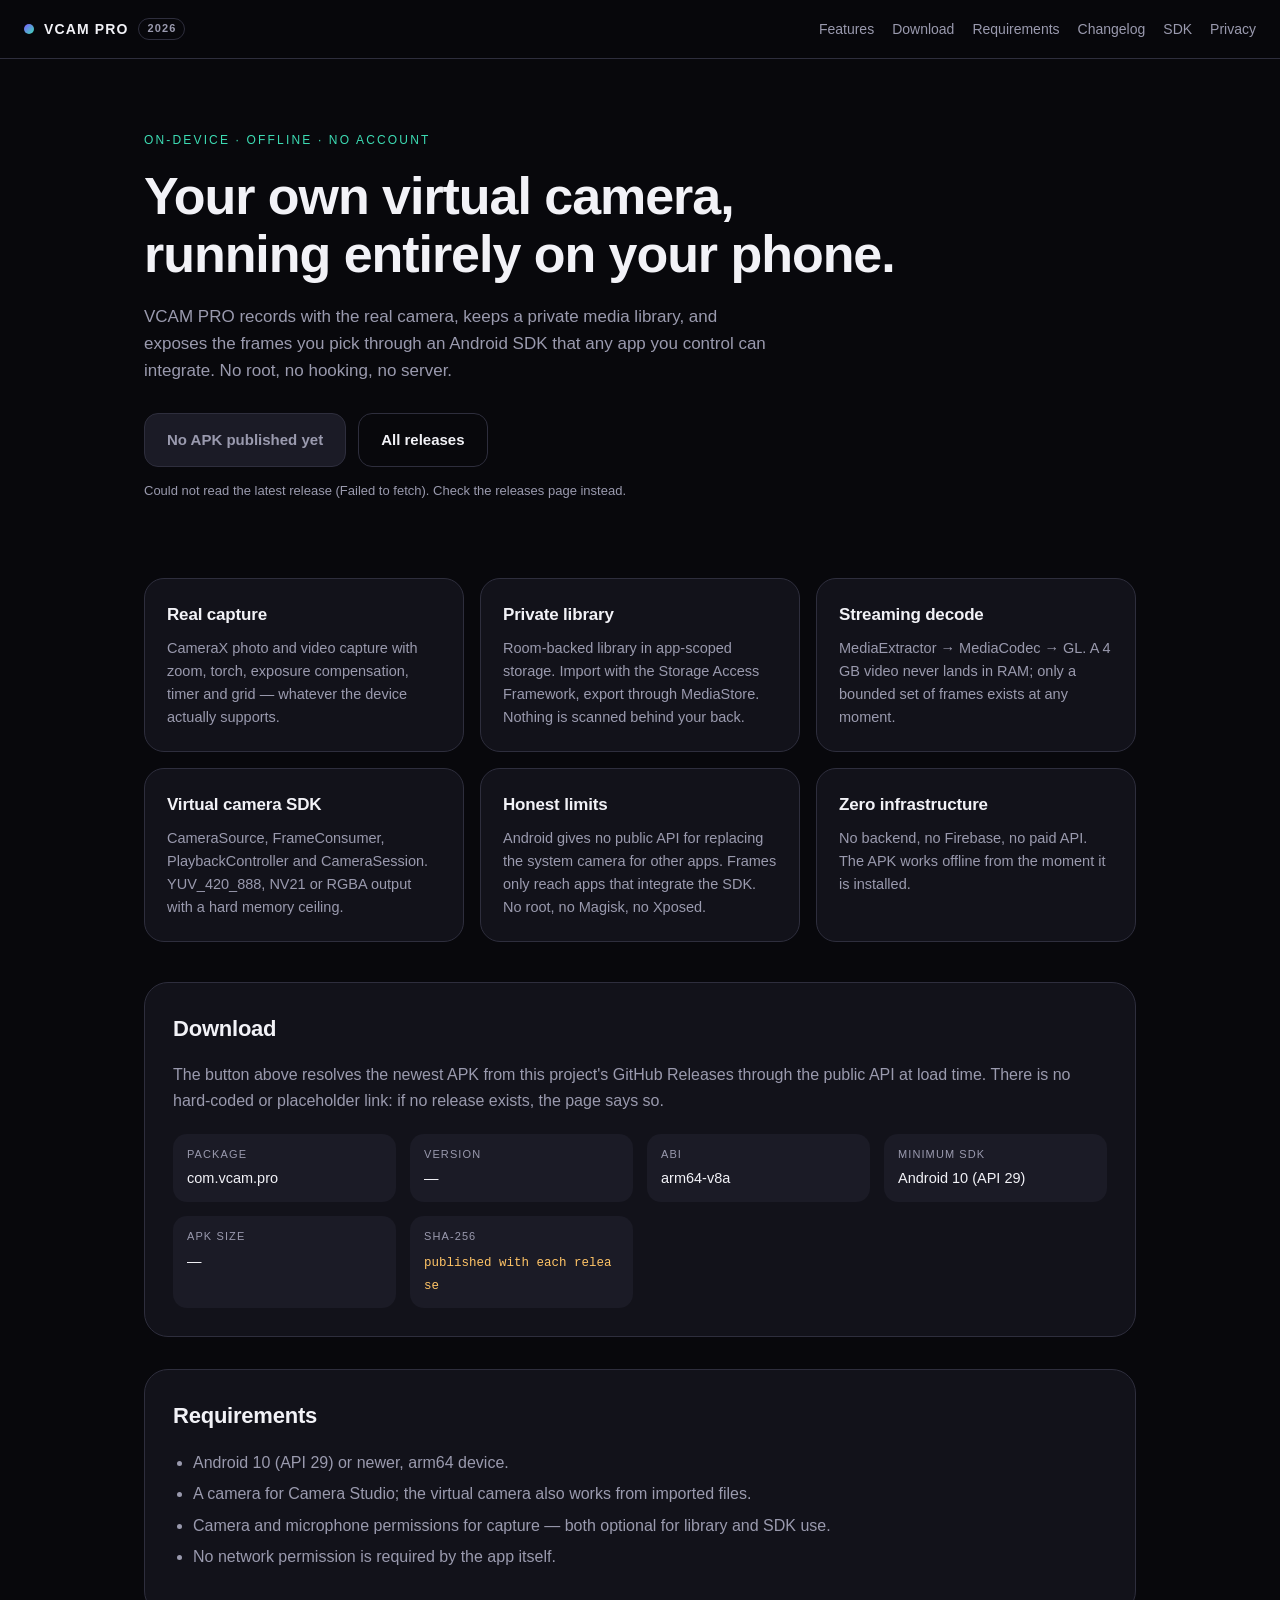
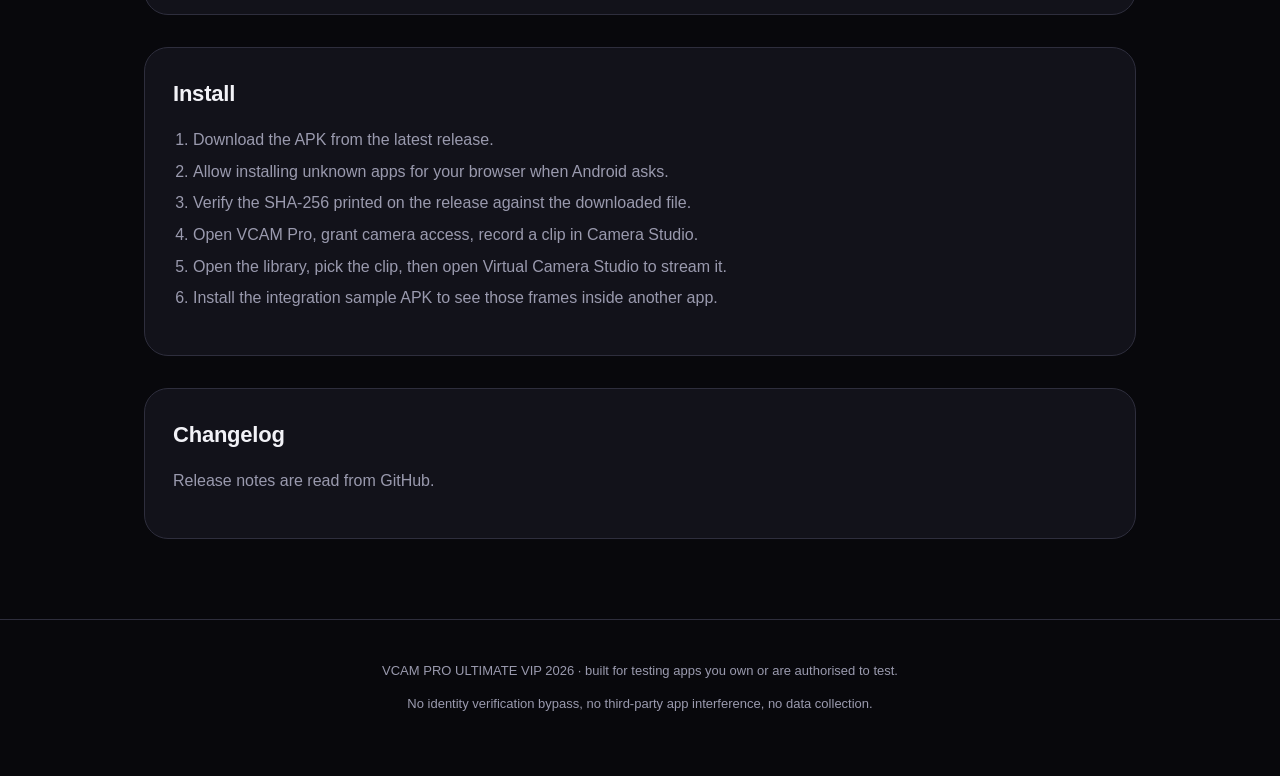
<file: website/index.html>
<!DOCTYPE html>
<html lang="en">
<head>
    <meta charset="utf-8" />
    <meta name="viewport" content="width=device-width, initial-scale=1" />
    <title>VCAM PRO ULTIMATE VIP 2026</title>
    <meta name="description" content="On-device virtual camera SDK and studio for Android. Capture, import, and feed real frames to apps that integrate the SDK." />
    <link rel="stylesheet" href="styles.css" />
</head>
<body>
<header class="nav">
    <a class="brand" href="#top">
        <span class="dot"></span> VCAM PRO <span class="tag">2026</span>
    </a>
    <nav>
        <a href="#features">Features</a>
        <a href="#download">Download</a>
        <a href="#requirements">Requirements</a>
        <a href="#changelog">Changelog</a>
        <a href="sdk.html">SDK</a>
        <a href="privacy.html">Privacy</a>
    </nav>
</header>

<main id="top">
    <section class="hero">
        <p class="eyebrow">On-device · Offline · No account</p>
        <h1>Your own virtual camera,<br />running entirely on your phone.</h1>
        <p class="lead">
            VCAM PRO records with the real camera, keeps a private media library, and exposes the
            frames you pick through an Android SDK that any app you control can integrate.
            No root, no hooking, no server.
        </p>
        <div class="cta">
            <a id="download-btn" class="btn primary disabled" href="#download" aria-disabled="true">
                Loading release…
            </a>
            <a class="btn ghost" href="https://github.com/OWNER/REPO/releases" id="releases-link">All releases</a>
        </div>
        <p class="meta" id="release-meta">Checking the latest GitHub release…</p>
    </section>

    <section id="features" class="grid">
        <article class="card">
            <h3>Real capture</h3>
            <p>CameraX photo and video capture with zoom, torch, exposure compensation, timer and grid — whatever the device actually supports.</p>
        </article>
        <article class="card">
            <h3>Private library</h3>
            <p>Room-backed library in app-scoped storage. Import with the Storage Access Framework, export through MediaStore. Nothing is scanned behind your back.</p>
        </article>
        <article class="card">
            <h3>Streaming decode</h3>
            <p>MediaExtractor → MediaCodec → GL. A 4 GB video never lands in RAM; only a bounded set of frames exists at any moment.</p>
        </article>
        <article class="card">
            <h3>Virtual camera SDK</h3>
            <p>CameraSource, FrameConsumer, PlaybackController and CameraSession. YUV_420_888, NV21 or RGBA output with a hard memory ceiling.</p>
        </article>
        <article class="card">
            <h3>Honest limits</h3>
            <p>Android gives no public API for replacing the system camera for other apps. Frames only reach apps that integrate the SDK. No root, no Magisk, no Xposed.</p>
        </article>
        <article class="card">
            <h3>Zero infrastructure</h3>
            <p>No backend, no Firebase, no paid API. The APK works offline from the moment it is installed.</p>
        </article>
    </section>

    <section id="download" class="panel">
        <h2>Download</h2>
        <p>
            The button above resolves the newest APK from this project's GitHub Releases through the
            public API at load time. There is no hard-coded or placeholder link: if no release exists,
            the page says so.
        </p>
        <dl class="facts">
            <div><dt>Package</dt><dd>com.vcam.pro</dd></div>
            <div><dt>Version</dt><dd id="fact-version">—</dd></div>
            <div><dt>ABI</dt><dd>arm64-v8a</dd></div>
            <div><dt>Minimum SDK</dt><dd>Android 10 (API 29)</dd></div>
            <div><dt>APK size</dt><dd id="fact-size">—</dd></div>
            <div><dt>SHA-256</dt><dd><code id="fact-sha">published with each release</code></dd></div>
        </dl>
    </section>

    <section id="requirements" class="panel">
        <h2>Requirements</h2>
        <ul class="list">
            <li>Android 10 (API 29) or newer, arm64 device.</li>
            <li>A camera for Camera Studio; the virtual camera also works from imported files.</li>
            <li>Camera and microphone permissions for capture — both optional for library and SDK use.</li>
            <li>No network permission is required by the app itself.</li>
        </ul>
    </section>

    <section id="install" class="panel">
        <h2>Install</h2>
        <ol class="list">
            <li>Download the APK from the latest release.</li>
            <li>Allow installing unknown apps for your browser when Android asks.</li>
            <li>Verify the SHA-256 printed on the release against the downloaded file.</li>
            <li>Open VCAM Pro, grant camera access, record a clip in Camera Studio.</li>
            <li>Open the library, pick the clip, then open Virtual Camera Studio to stream it.</li>
            <li>Install the integration sample APK to see those frames inside another app.</li>
        </ol>
    </section>

    <section id="changelog" class="panel">
        <h2>Changelog</h2>
        <div id="changelog-body">
            <p class="muted">Release notes are read from GitHub.</p>
        </div>
    </section>
</main>

<footer>
    <p>VCAM PRO ULTIMATE VIP 2026 · built for testing apps you own or are authorised to test.</p>
    <p class="muted">No identity verification bypass, no third-party app interference, no data collection.</p>
</footer>

<script src="config.js"></script>
<script src="app.js"></script>
</body>
</html>
</file>
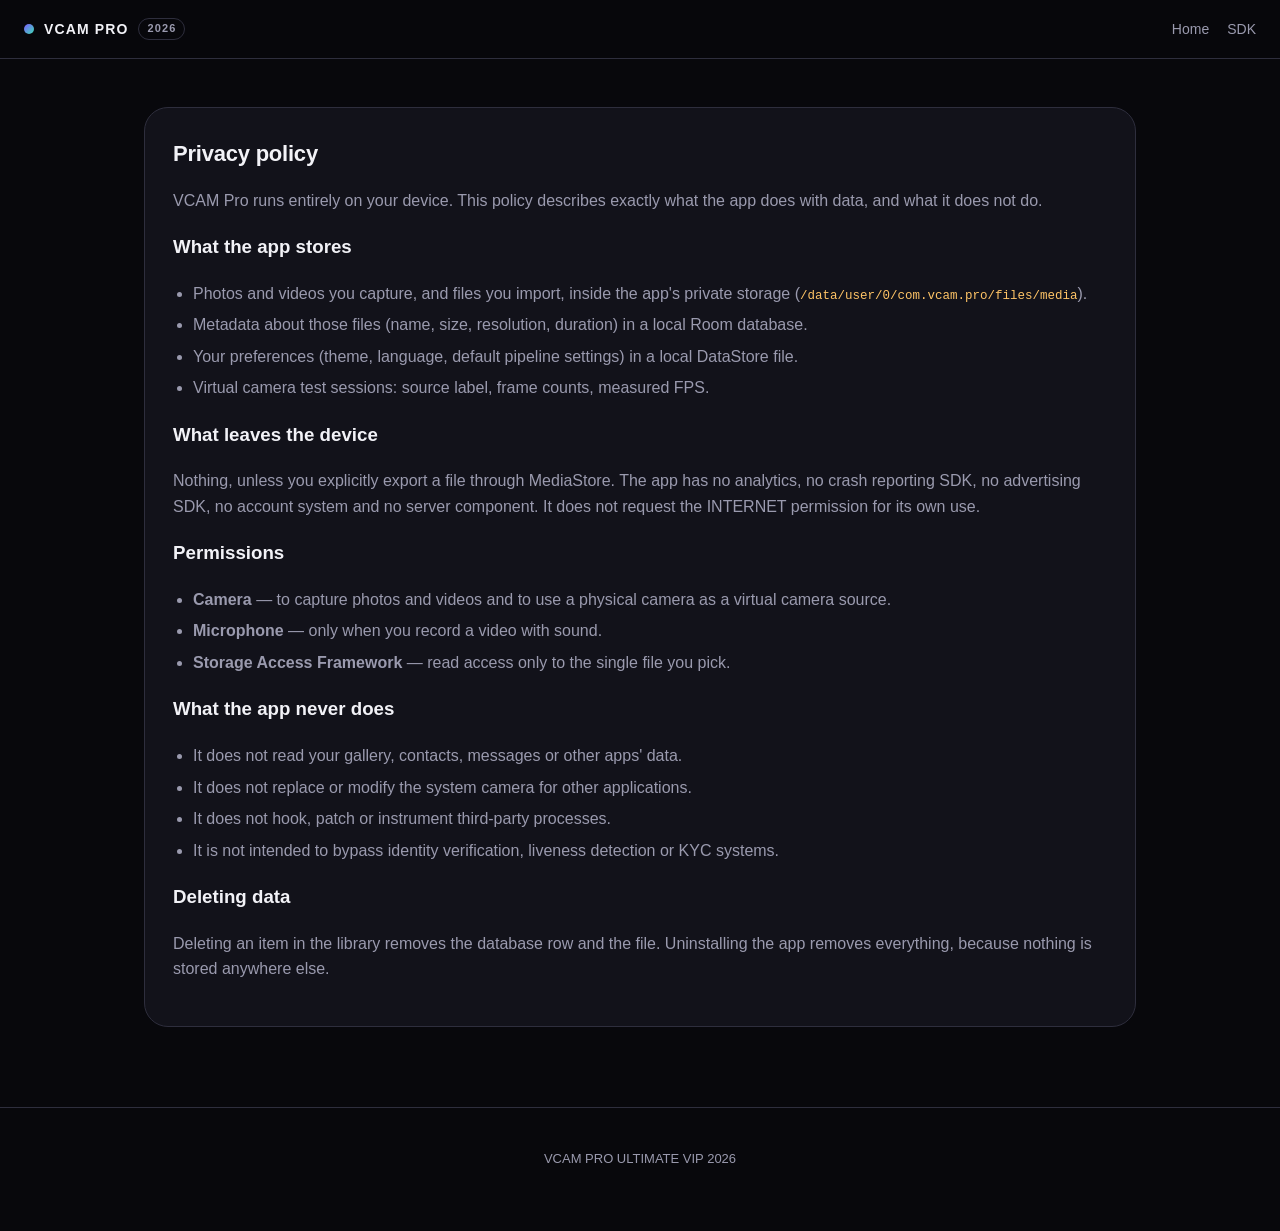
<file: website/privacy.html>
<!DOCTYPE html>
<html lang="en">
<head>
    <meta charset="utf-8" />
    <meta name="viewport" content="width=device-width, initial-scale=1" />
    <title>Privacy · VCAM PRO</title>
    <link rel="stylesheet" href="styles.css" />
</head>
<body>
<header class="nav">
    <a class="brand" href="index.html"><span class="dot"></span> VCAM PRO <span class="tag">2026</span></a>
    <nav><a href="index.html">Home</a><a href="sdk.html">SDK</a></nav>
</header>
<main>
    <section class="panel" style="margin-top:48px">
        <h2>Privacy policy</h2>
        <p>VCAM Pro runs entirely on your device. This policy describes exactly what the app does with data, and what it does not do.</p>

        <h3>What the app stores</h3>
        <ul class="list">
            <li>Photos and videos you capture, and files you import, inside the app's private storage (<code>/data/user/0/com.vcam.pro/files/media</code>).</li>
            <li>Metadata about those files (name, size, resolution, duration) in a local Room database.</li>
            <li>Your preferences (theme, language, default pipeline settings) in a local DataStore file.</li>
            <li>Virtual camera test sessions: source label, frame counts, measured FPS.</li>
        </ul>

        <h3>What leaves the device</h3>
        <p>Nothing, unless you explicitly export a file through MediaStore. The app has no analytics, no crash reporting SDK, no advertising SDK, no account system and no server component. It does not request the INTERNET permission for its own use.</p>

        <h3>Permissions</h3>
        <ul class="list">
            <li><strong>Camera</strong> — to capture photos and videos and to use a physical camera as a virtual camera source.</li>
            <li><strong>Microphone</strong> — only when you record a video with sound.</li>
            <li><strong>Storage Access Framework</strong> — read access only to the single file you pick.</li>
        </ul>

        <h3>What the app never does</h3>
        <ul class="list">
            <li>It does not read your gallery, contacts, messages or other apps' data.</li>
            <li>It does not replace or modify the system camera for other applications.</li>
            <li>It does not hook, patch or instrument third-party processes.</li>
            <li>It is not intended to bypass identity verification, liveness detection or KYC systems.</li>
        </ul>

        <h3>Deleting data</h3>
        <p>Deleting an item in the library removes the database row and the file. Uninstalling the app removes everything, because nothing is stored anywhere else.</p>
    </section>
</main>
<footer><p>VCAM PRO ULTIMATE VIP 2026</p></footer>
</body>
</html>
</file>
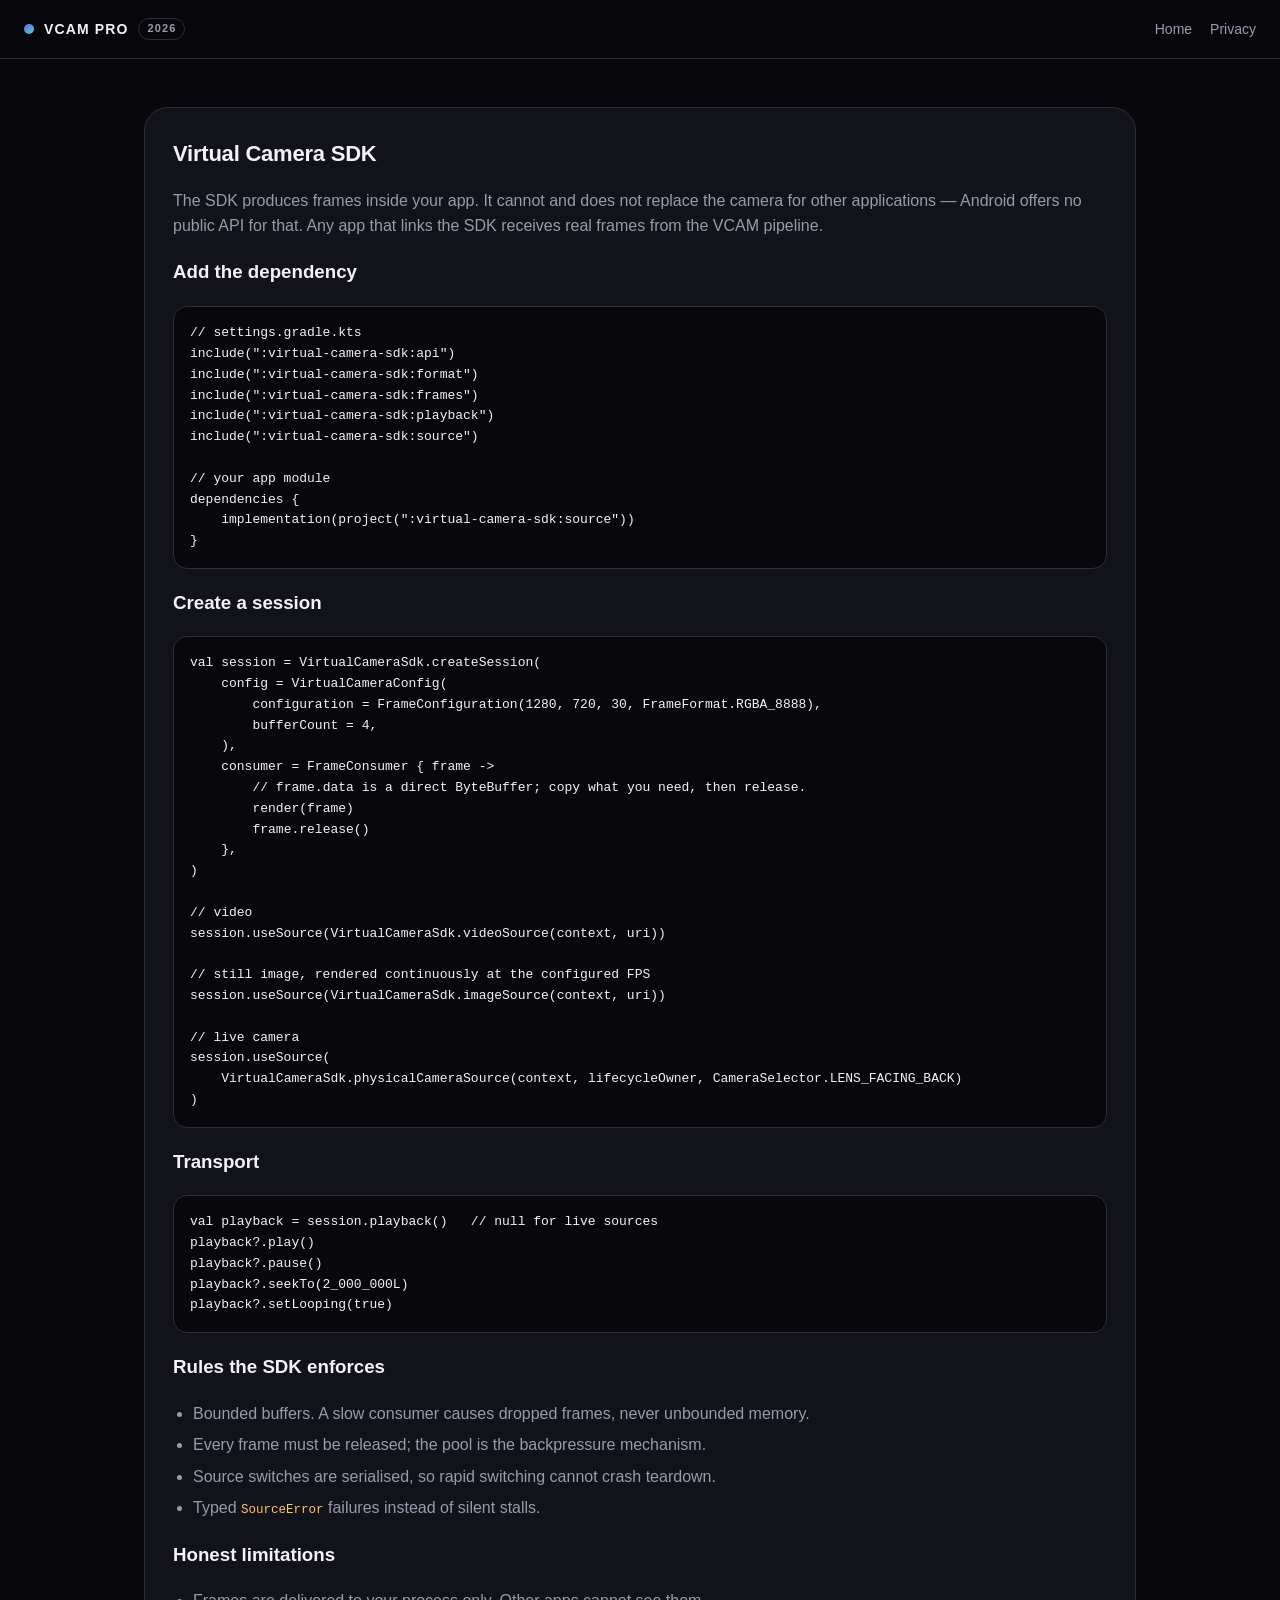
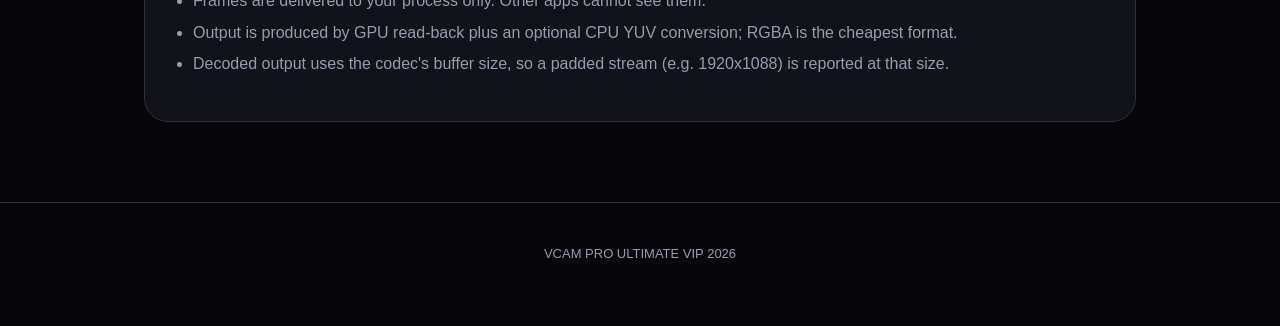
<file: website/sdk.html>
<!DOCTYPE html>
<html lang="en">
<head>
    <meta charset="utf-8" />
    <meta name="viewport" content="width=device-width, initial-scale=1" />
    <title>Virtual Camera SDK · VCAM PRO</title>
    <link rel="stylesheet" href="styles.css" />
</head>
<body>
<header class="nav">
    <a class="brand" href="index.html"><span class="dot"></span> VCAM PRO <span class="tag">2026</span></a>
    <nav><a href="index.html">Home</a><a href="privacy.html">Privacy</a></nav>
</header>
<main>
    <section class="panel" style="margin-top:48px">
        <h2>Virtual Camera SDK</h2>
        <p>
            The SDK produces frames inside your app. It cannot and does not replace the camera for
            other applications — Android offers no public API for that. Any app that links the SDK
            receives real frames from the VCAM pipeline.
        </p>

        <h3>Add the dependency</h3>
        <pre>// settings.gradle.kts
include(":virtual-camera-sdk:api")
include(":virtual-camera-sdk:format")
include(":virtual-camera-sdk:frames")
include(":virtual-camera-sdk:playback")
include(":virtual-camera-sdk:source")

// your app module
dependencies {
    implementation(project(":virtual-camera-sdk:source"))
}</pre>

        <h3>Create a session</h3>
        <pre>val session = VirtualCameraSdk.createSession(
    config = VirtualCameraConfig(
        configuration = FrameConfiguration(1280, 720, 30, FrameFormat.RGBA_8888),
        bufferCount = 4,
    ),
    consumer = FrameConsumer { frame -&gt;
        // frame.data is a direct ByteBuffer; copy what you need, then release.
        render(frame)
        frame.release()
    },
)

// video
session.useSource(VirtualCameraSdk.videoSource(context, uri))

// still image, rendered continuously at the configured FPS
session.useSource(VirtualCameraSdk.imageSource(context, uri))

// live camera
session.useSource(
    VirtualCameraSdk.physicalCameraSource(context, lifecycleOwner, CameraSelector.LENS_FACING_BACK)
)</pre>

        <h3>Transport</h3>
        <pre>val playback = session.playback()   // null for live sources
playback?.play()
playback?.pause()
playback?.seekTo(2_000_000L)
playback?.setLooping(true)</pre>

        <h3>Rules the SDK enforces</h3>
        <ul class="list">
            <li>Bounded buffers. A slow consumer causes dropped frames, never unbounded memory.</li>
            <li>Every frame must be released; the pool is the backpressure mechanism.</li>
            <li>Source switches are serialised, so rapid switching cannot crash teardown.</li>
            <li>Typed <code>SourceError</code> failures instead of silent stalls.</li>
        </ul>

        <h3>Honest limitations</h3>
        <ul class="list">
            <li>Frames are delivered to your process only. Other apps cannot see them.</li>
            <li>Output is produced by GPU read-back plus an optional CPU YUV conversion; RGBA is the cheapest format.</li>
            <li>Decoded output uses the codec's buffer size, so a padded stream (e.g. 1920x1088) is reported at that size.</li>
        </ul>
    </section>
</main>
<footer><p>VCAM PRO ULTIMATE VIP 2026</p></footer>
</body>
</html>
</file>
<file: website/styles.css>
:root {
    --ink: #08080c;
    --surface: #12121a;
    --surface-2: #1b1b26;
    --line: #2e2e3d;
    --text: #f2f2f7;
    --muted: #9a9aae;
    --violet: #7c5cff;
    --mint: #3ddcb4;
    --amber: #ffc466;
}

* { box-sizing: border-box; }

html, body {
    margin: 0;
    padding: 0;
    background: var(--ink);
    color: var(--text);
    font-family: -apple-system, BlinkMacSystemFont, "Segoe UI", Roboto, "Helvetica Neue", Arial, sans-serif;
    line-height: 1.6;
    -webkit-font-smoothing: antialiased;
}

a { color: var(--mint); text-decoration: none; }
a:hover { text-decoration: underline; }

.nav {
    display: flex;
    align-items: center;
    justify-content: space-between;
    gap: 16px;
    padding: 18px 24px;
    border-bottom: 1px solid var(--line);
    position: sticky;
    top: 0;
    background: rgba(8, 8, 12, 0.86);
    backdrop-filter: blur(12px);
    z-index: 10;
    flex-wrap: wrap;
}

.brand {
    font-weight: 700;
    letter-spacing: 0.08em;
    color: var(--text);
    display: flex;
    align-items: center;
    gap: 10px;
    font-size: 14px;
}

.brand .dot {
    width: 10px;
    height: 10px;
    border-radius: 50%;
    background: linear-gradient(135deg, var(--violet), var(--mint));
    display: inline-block;
}

.brand .tag {
    font-size: 11px;
    color: var(--muted);
    border: 1px solid var(--line);
    border-radius: 999px;
    padding: 1px 8px;
}

.nav nav {
    display: flex;
    gap: 18px;
    font-size: 14px;
    flex-wrap: wrap;
}

.nav nav a { color: var(--muted); }
.nav nav a:hover { color: var(--text); }

main {
    max-width: 1040px;
    margin: 0 auto;
    padding: 0 24px 80px;
}

.hero {
    padding: 72px 0 40px;
}

.eyebrow {
    color: var(--mint);
    font-size: 12px;
    letter-spacing: 0.18em;
    text-transform: uppercase;
    margin: 0 0 16px;
}

h1 {
    font-size: clamp(30px, 5vw, 52px);
    line-height: 1.12;
    letter-spacing: -0.02em;
    margin: 0 0 20px;
}

.lead {
    color: var(--muted);
    font-size: 17px;
    max-width: 640px;
    margin: 0 0 28px;
}

.cta { display: flex; gap: 12px; flex-wrap: wrap; }

.btn {
    display: inline-block;
    padding: 14px 22px;
    border-radius: 14px;
    font-weight: 600;
    font-size: 15px;
    border: 1px solid transparent;
    transition: transform 0.15s ease, background 0.15s ease;
}

.btn.primary {
    background: linear-gradient(135deg, var(--violet), #5b3be0);
    color: #fff;
}

.btn.primary:hover { transform: translateY(-1px); text-decoration: none; }

.btn.ghost {
    border-color: var(--line);
    color: var(--text);
}

.btn.ghost:hover { background: var(--surface-2); text-decoration: none; }

.btn.disabled {
    background: var(--surface-2);
    color: var(--muted);
    pointer-events: none;
    border-color: var(--line);
}

.meta { color: var(--muted); font-size: 13px; margin-top: 14px; }
.muted { color: var(--muted); }

.grid {
    display: grid;
    grid-template-columns: repeat(auto-fit, minmax(260px, 1fr));
    gap: 16px;
    padding: 24px 0 8px;
}

.card {
    background: var(--surface);
    border: 1px solid var(--line);
    border-radius: 20px;
    padding: 22px;
}

.card h3 {
    margin: 0 0 8px;
    font-size: 17px;
    letter-spacing: -0.01em;
}

.card p { margin: 0; color: var(--muted); font-size: 14.5px; }

.panel {
    margin-top: 32px;
    background: var(--surface);
    border: 1px solid var(--line);
    border-radius: 24px;
    padding: 28px;
}

.panel h2 {
    margin: 0 0 12px;
    font-size: 22px;
    letter-spacing: -0.01em;
}

.panel p { color: var(--muted); }

.facts {
    display: grid;
    grid-template-columns: repeat(auto-fit, minmax(200px, 1fr));
    gap: 14px;
    margin: 20px 0 0;
}

.facts div {
    background: var(--surface-2);
    border-radius: 14px;
    padding: 12px 14px;
}

.facts dt {
    font-size: 11px;
    letter-spacing: 0.1em;
    text-transform: uppercase;
    color: var(--muted);
}

.facts dd { margin: 4px 0 0; font-size: 14.5px; word-break: break-all; }

code {
    font-family: ui-monospace, SFMono-Regular, Menlo, monospace;
    font-size: 12.5px;
    color: var(--amber);
}

pre {
    background: var(--ink);
    border: 1px solid var(--line);
    border-radius: 14px;
    padding: 16px;
    overflow-x: auto;
    font-size: 13px;
    white-space: pre-wrap;
    color: var(--text);
}

.list { color: var(--muted); padding-left: 20px; }
.list li { margin: 6px 0; }

footer {
    border-top: 1px solid var(--line);
    padding: 28px 24px 48px;
    text-align: center;
    color: var(--muted);
    font-size: 13px;
}

@media (max-width: 560px) {
    .hero { padding-top: 48px; }
    .panel { padding: 20px; }
}
</file>
